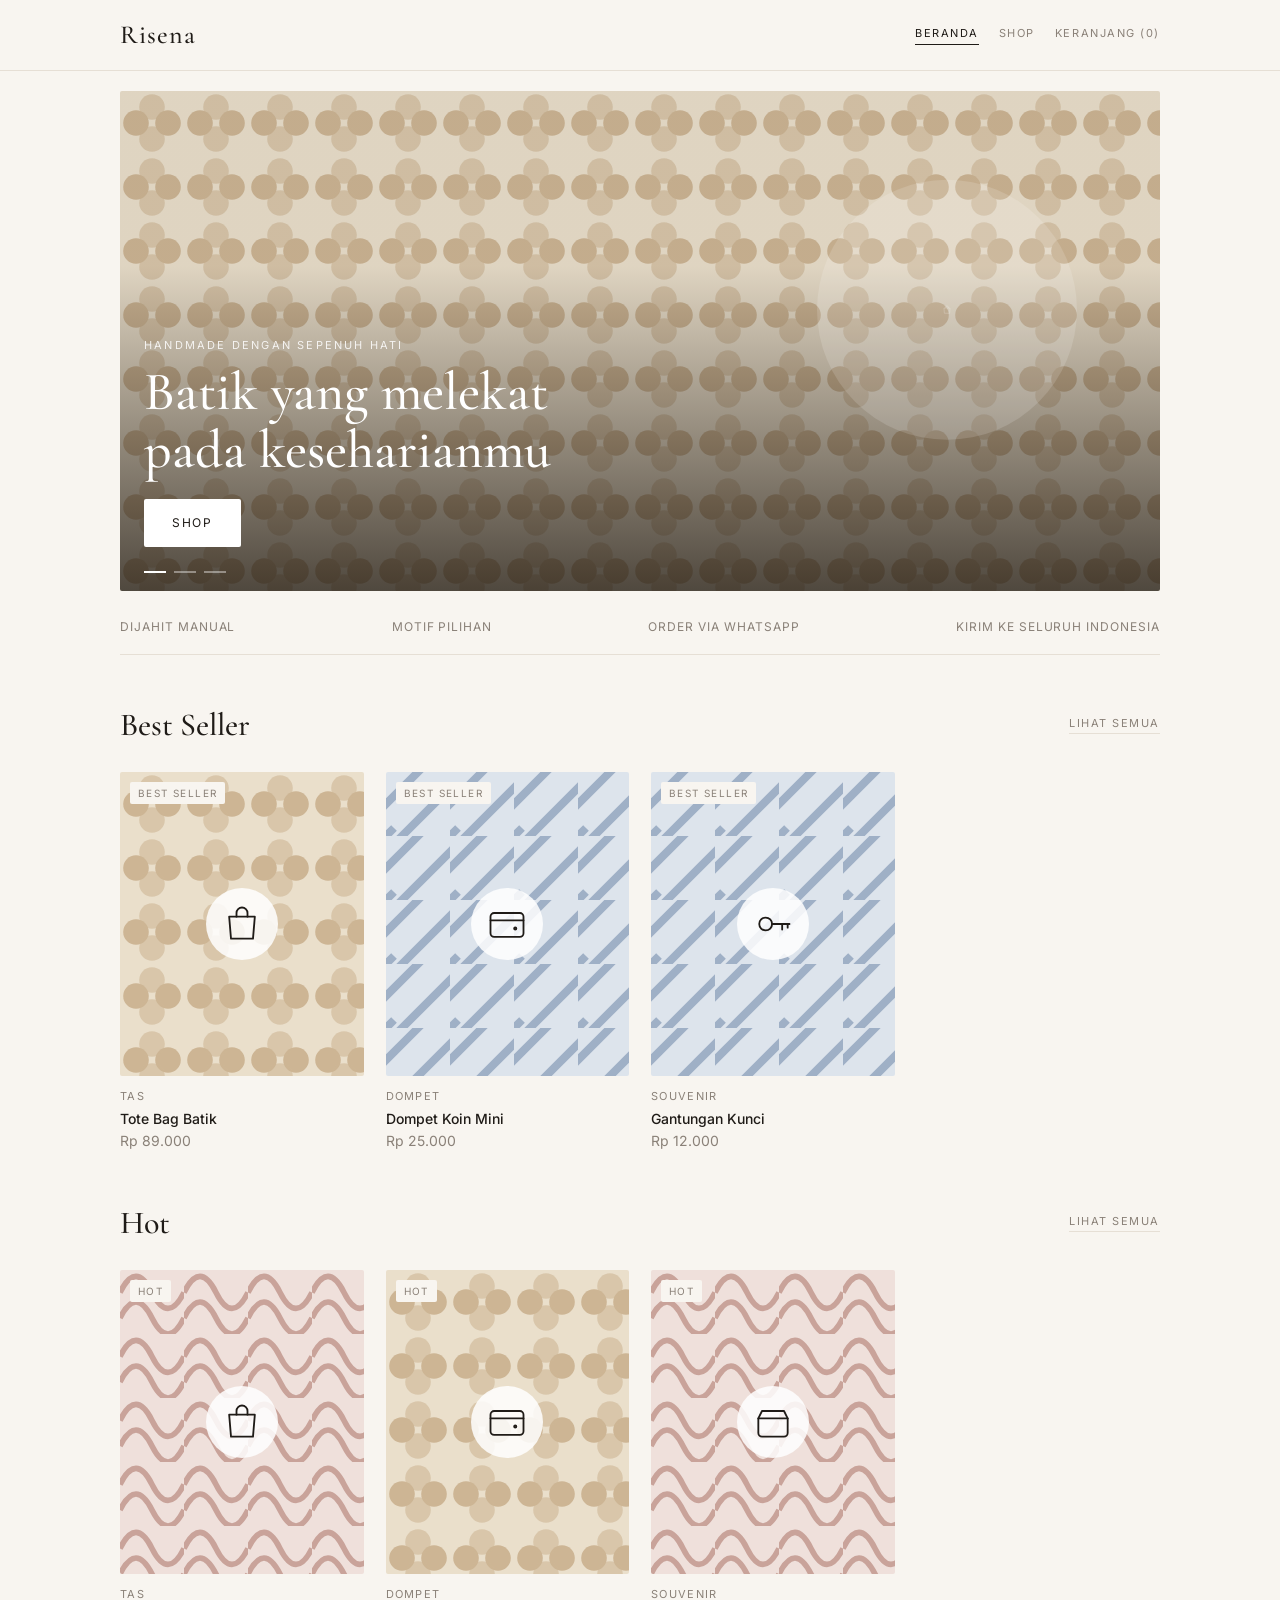
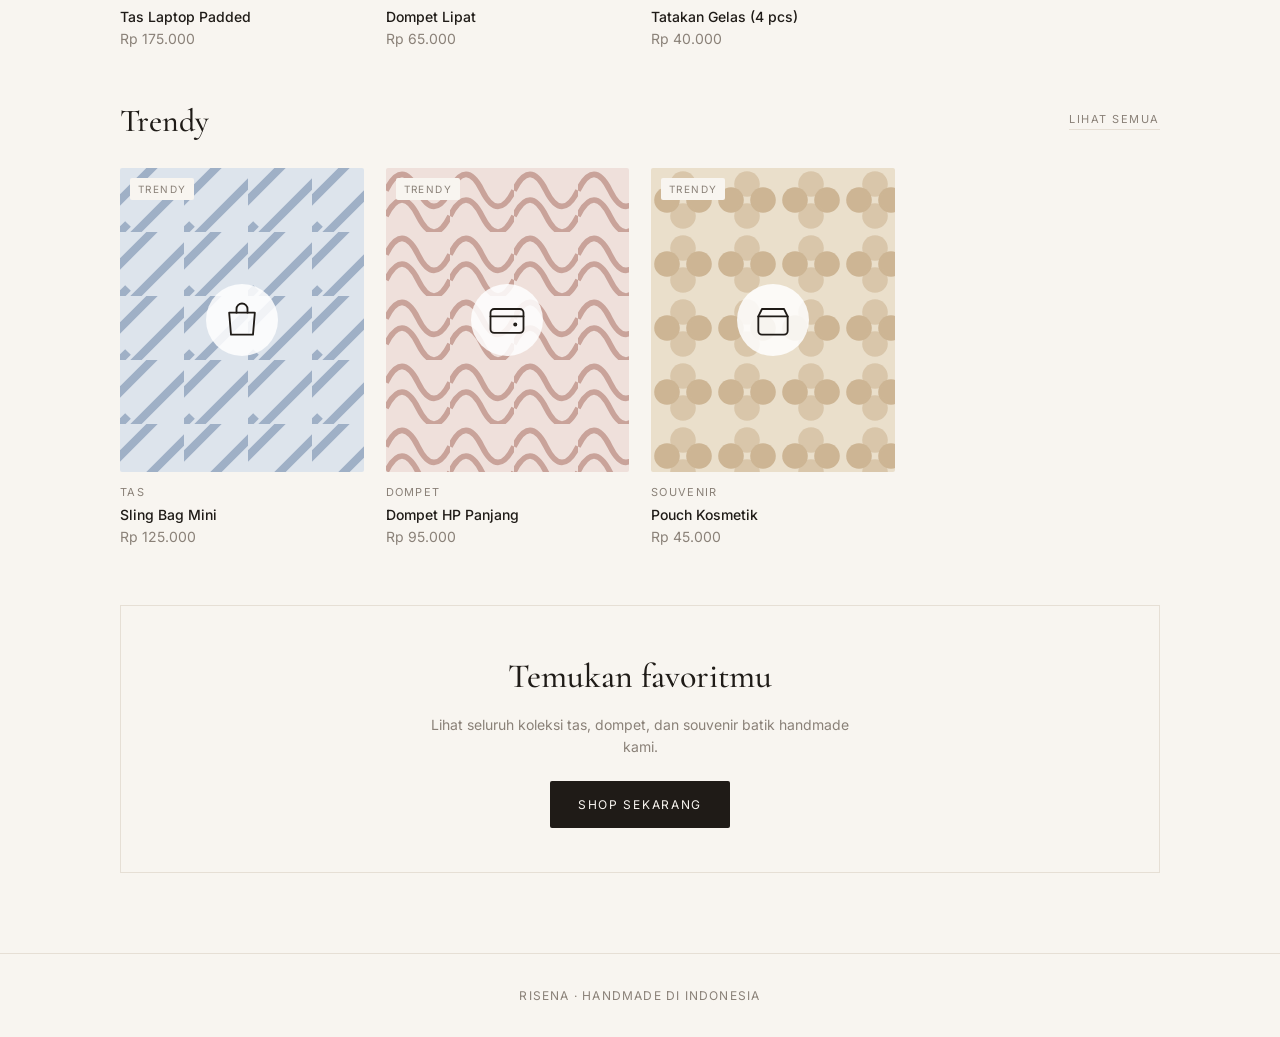
<file: index.html>
<!DOCTYPE html>
<html lang="id">
<head>
<meta charset="utf-8">
<meta name="viewport" content="width=device-width, initial-scale=1, viewport-fit=cover">
<title>Risena – Handmade Batik</title>
<link href="https://fonts.googleapis.com/css2?family=Cormorant+Garamond:wght@500;600&family=Inter:wght@400;500&display=swap" rel="stylesheet">
<link rel="icon" href="data:image/svg+xml,<svg xmlns=%22http://www.w3.org/2000/svg%22 viewBox=%220 0 100 100%22><text y=%22.9em%22 font-size=%2290%22>👜</text></svg>">
<link rel="stylesheet" href="assets/css/style.css">
</head>
<body>
<header><div class="hd"><span class="logo" data-g="home">Risena</span><nav><button class="lk" data-g="home" id="n-home">Beranda</button><button class="lk" data-g="shop" id="n-shop">Shop</button><button class="lk" id="cb">Keranjang (<span id="cn">0</span>)</button></nav></div></header>
<main>
<!-- BERANDA -->
<div class="v" id="v-home">
 <div class="slw"><div class="sl" id="sl"></div><div class="dots" id="dots"></div></div>
 <div class="perks"><span>Dijahit manual</span><span>Motif pilihan</span><span>Order via WhatsApp</span><span>Kirim ke seluruh Indonesia</span></div>
 <div id="hsecs"></div>
 <div class="band"><h2>Temukan favoritmu</h2><p>Lihat seluruh koleksi tas, dompet, dan souvenir batik handmade kami.</p><button class="btn" data-g="shop">Shop Sekarang</button></div>
</div>
<!-- SHOP -->
<div class="v" id="v-shop">
 <div class="ph"><h1>Shop</h1><p>Seluruh koleksi handmade dari kain batik pilihan.</p></div>
 <div class="bar"><div class="tabs" id="tabs"></div></div>
 <div class="fl"><input id="q" type="search" placeholder="Cari produk"><select id="so"><option value="new">Terbaru</option><option value="best">Terlaris</option><option value="lo">Harga terendah</option><option value="hi">Harga tertinggi</option></select></div>
 <div class="grid" id="grid"></div>
</div>
<!-- DETAIL -->
<div class="v" id="v-item"><button class="back" id="bk">← Kembali</button><div class="dt" id="dt"></div></div>
</main>
<footer>RISENA · HANDMADE DI INDONESIA</footer>
<div class="bn"><button data-g="home" id="b-home"><svg viewBox="0 0 24 24"><path d="M4 11l8-7 8 7v9H4z"/><path d="M10 20v-6h4v6"/></svg>Beranda</button><button data-g="shop" id="b-shop"><svg viewBox="0 0 24 24"><path d="M5 8h14l-1 12H6z"/><path d="M9 8V6a3 3 0 0 1 6 0v2"/></svg>Shop</button><button data-cart><svg viewBox="0 0 24 24"><circle cx="9" cy="20" r="1.2"/><circle cx="17" cy="20" r="1.2"/><path d="M3 4h2.5l2 11h10l2-8H6.5"/></svg>Keranjang<em id="cn2">0</em></button></div>
<div class="ov" id="cart"><div class="sheet"><div class="row"><h2 style="font-size:28px">Keranjang</h2><button class="x" data-x>✕</button></div><div id="ci"></div><div id="cf"></div></div></div>

<script src="data/products.js"></script>

<script src="assets/js/app.js"></script>

</body>
</html>
</file>
<file: assets/css/style.css>
:root{--bg:#f8f5f0;--surf:#fff;--ink:#1f1b17;--mut:#8a8178;--line:#e6dfd5;--btn:#1f1b17;--btnT:#f8f5f0;box-sizing:border-box;padding-top:env(safe-area-inset-top,0px);padding-bottom:env(safe-area-inset-bottom,0px)}
@media(prefers-color-scheme:dark){:root:not([data-theme="light"]){--bg:#141210;--surf:#1c1916;--ink:#f1ebe2;--mut:#9a9086;--line:#2e2a25;--btn:#f1ebe2;--btnT:#141210;color-scheme:dark}}
:root[data-theme="dark"]{--bg:#141210;--surf:#1c1916;--ink:#f1ebe2;--mut:#9a9086;--line:#2e2a25;--btn:#f1ebe2;--btnT:#141210;color-scheme:dark}
*{box-sizing:border-box}html{scroll-padding-top:70px}
body{margin:0;background:var(--bg);color:var(--ink);font:14px/1.6 'Inter',system-ui,sans-serif;-webkit-font-smoothing:antialiased}
h1,h2,h3,.logo{font-family:'Cormorant Garamond',Georgia,serif;font-weight:500;margin:0}
button{font:inherit;cursor:pointer;border:0;color:inherit;background:none;padding:0}a{color:inherit}
header{position:sticky;top:env(safe-area-inset-top,0px);z-index:5;background:var(--bg);border-bottom:1px solid var(--line)}
.hd{display:flex;align-items:center;justify-content:space-between;max-width:1080px;margin:0 auto;padding:14px 20px}
.logo{font-size:26px;letter-spacing:.04em;cursor:pointer}
nav{display:flex;gap:20px}
.lk{font-size:11px;letter-spacing:.14em;text-transform:uppercase;color:var(--mut);padding-bottom:2px;border-bottom:1px solid transparent}.lk.on{color:var(--ink);border-color:var(--ink)}
main{max-width:1080px;margin:0 auto;padding:0 20px 80px}
.v{display:none}.v.on{display:block}
/* slider */
.slw{position:relative;margin:20px 0 8px}
.sl{display:flex;overflow-x:auto;scroll-snap-type:x mandatory;scrollbar-width:none;border-radius:2px}.sl::-webkit-scrollbar{display:none}
.sd{flex:none;width:100%;scroll-snap-align:start;min-height:420px;position:relative;background-size:cover;display:flex;align-items:flex-end}
@media(min-width:800px){.sd{min-height:500px}}
.sd::after{content:"";position:absolute;inset:0;background:linear-gradient(0deg,rgba(20,14,8,.72),rgba(20,14,8,.05) 65%)}
.sd svg.big{position:absolute;right:8%;top:50%;transform:translateY(-62%);width:min(46%,260px);stroke:rgba(255,255,255,.9);fill:none;stroke-width:.5;z-index:1;background:rgba(255,255,255,.14);padding:12%;border-radius:50%}
.sc{position:relative;z-index:2;color:#fff;padding:28px 24px 44px;max-width:560px}
.sc .eb{font-size:11px;letter-spacing:.2em;text-transform:uppercase;opacity:.85}
.sc h1{font-size:clamp(32px,6.5vw,54px);line-height:1.08;margin:8px 0 20px}
.btn{display:inline-block;background:var(--btn);color:var(--btnT);padding:14px 28px;font-size:12px;letter-spacing:.14em;text-transform:uppercase;text-decoration:none;text-align:center;border-radius:2px}
.btn.w{background:#fff;color:#1f1b17}.btn.o{background:transparent;color:var(--ink);border:1px solid var(--ink)}.btn.full{display:block;width:100%}
.dots{position:absolute;left:24px;bottom:18px;display:flex;gap:8px;z-index:3}
.dots i{width:22px;height:2px;background:rgba(255,255,255,.4);display:block}.dots i.on{background:#fff}
.perks{display:flex;justify-content:space-between;gap:12px;flex-wrap:wrap;padding:18px 0;border-bottom:1px solid var(--line);color:var(--mut);font-size:12px;letter-spacing:.08em;text-transform:uppercase}
.hs{padding-top:44px}.hs .row h2{font-size:32px}
.row{display:flex;gap:12px;align-items:center;justify-content:space-between}
.more{font-size:11px;letter-spacing:.14em;text-transform:uppercase;color:var(--mut);border-bottom:1px solid var(--line)}
.grid{display:grid;grid-template-columns:repeat(2,minmax(0,1fr));gap:28px 14px;margin-top:22px}
@media(min-width:800px){.grid{grid-template-columns:repeat(4,minmax(0,1fr));gap:40px 22px}}
.card{text-align:left;display:block;position:relative}
.img{aspect-ratio:4/5;display:grid;place-items:center;background-size:cover;transition:opacity .2s;border-radius:2px}.card:hover .img{opacity:.88}
.ic{width:44px;height:44px;stroke:var(--ink);fill:none;stroke-width:1;stroke-linecap:round;stroke-linejoin:round;background:rgba(255,255,255,.85);padding:14px;box-sizing:content-box;border-radius:50%}
.tag{position:absolute;top:10px;left:10px;background:var(--bg);color:var(--ink);font-size:10px;letter-spacing:.14em;text-transform:uppercase;padding:3px 8px;border-radius:2px;z-index:1}
.card small{display:block;color:var(--mut);font-size:11px;letter-spacing:.12em;text-transform:uppercase;margin-top:12px}
.card b{display:block;font-weight:500;margin-top:2px}.card span{color:var(--mut)}
.band{margin-top:56px;padding:44px 24px;text-align:center;border:1px solid var(--line)}.band h2{font-size:34px;margin-bottom:10px}.band p{color:var(--mut);margin:0 auto 22px;max-width:420px}
/* shop */
.ph{padding:40px 0 22px}.ph h1{font-size:44px}.ph p{color:var(--mut);margin:4px 0 0}
.bar{display:flex;flex-direction:column;gap:6px;border-top:1px solid var(--line);padding-top:18px}
@media(min-width:700px){.bar{flex-direction:row;justify-content:space-between;align-items:center}}
.tabs{display:flex;gap:22px;overflow-x:auto}
.tab{font-size:12px;letter-spacing:.12em;text-transform:uppercase;color:var(--mut);padding-bottom:4px;border-bottom:1px solid transparent;white-space:nowrap}.tab.on{color:var(--ink);border-color:var(--ink)}
input,textarea,select{width:100%;padding:12px 0;border:0;border-bottom:1px solid var(--line);background:transparent;color:var(--ink);font:inherit;border-radius:0;outline:0}
input:focus,textarea:focus,select:focus{border-color:var(--ink)}select option{color:#000}
.fl{display:grid;grid-template-columns:2fr 1fr;gap:20px;margin-top:10px}
.empty{text-align:center;color:var(--mut);padding:40px 0;grid-column:1/-1}
/* detail */
.back{display:inline-block;margin:24px 0 18px;font-size:11px;letter-spacing:.14em;text-transform:uppercase;color:var(--mut)}
.dt{display:grid;gap:28px;align-items:start}@media(min-width:800px){.dt{grid-template-columns:minmax(0,1fr) minmax(0,1fr);gap:56px}.dt .img{position:sticky;top:90px;max-height:calc(100vh - 130px)}}
.dt .img{aspect-ratio:1;width:100%;min-width:0}.dt .ic{width:64px;height:64px;padding:22px}
.dt h1{font-size:42px;line-height:1.1}.pr{font-size:24px;margin:8px 0 4px}.sold{color:var(--mut);font-size:12px}
.lbl{font-size:11px;letter-spacing:.16em;text-transform:uppercase;color:var(--mut);margin:26px 0 10px}
.opts{display:flex;gap:10px;flex-wrap:wrap}.sw{display:flex;align-items:center;gap:8px;padding:7px 14px 7px 8px;border:1px solid var(--line);border-radius:99px}
.sw s{width:18px;height:18px;border-radius:50%;display:block;border:1px solid rgba(0,0,0,.1)}.sw.on{border-color:var(--ink)}
.spec{width:100%;border-collapse:collapse}.spec td{padding:10px 0;border-bottom:1px solid var(--line)}.spec td:first-child{color:var(--mut);width:40%}
.acts{display:grid;gap:10px;margin-top:28px}
/* cart */
.ov{position:fixed;inset:0;background:rgba(20,16,12,.45);z-index:20;display:none}.ov.show{display:block}
.sheet{position:absolute;background:var(--bg);overflow:auto;padding:24px 22px calc(24px + env(safe-area-inset-bottom,0px));bottom:0;left:0;right:0;max-height:92%}
@media(min-width:700px){.sheet{top:0;left:auto;width:420px;max-height:none}}
.x{font-size:20px;color:var(--mut);line-height:1}
.item{padding:18px 0;border-bottom:1px solid var(--line);align-items:flex-start}.th{width:56px;height:70px;background-size:cover;flex:none}
.qty{display:flex;align-items:center;gap:12px;margin-top:8px}.qty button{width:26px;height:26px;border:1px solid var(--line);border-radius:50%}
.note{font-size:12px;color:var(--mut);margin:14px 0}
.flow{border:1px solid var(--line);padding:2px 16px 4px;margin:18px 0}.flow ol{margin:0;padding-left:18px;color:var(--mut);font-size:12.5px}.flow li{margin-bottom:4px}.flow .note{margin:10px 0}
footer{border-top:1px solid var(--line);text-align:center;color:var(--mut);font-size:12px;letter-spacing:.1em;padding:32px 16px}
.bn{display:none;position:fixed;left:50%;transform:translateX(-50%);bottom:calc(14px + env(safe-area-inset-bottom,0px));width:min(92%,380px);z-index:15;background:var(--btn);color:var(--btnT);border-radius:999px;padding:6px;box-shadow:0 10px 30px rgba(0,0,0,.25);justify-content:space-around}
.bn button{flex:1;display:flex;flex-direction:column;align-items:center;gap:2px;padding:8px 0;border-radius:999px;font-size:10px;letter-spacing:.1em;text-transform:uppercase;opacity:.6;position:relative}
.bn button.on{opacity:1;background:rgba(128,128,128,.25)}
.bn svg{width:20px;height:20px;stroke:currentColor;fill:none;stroke-width:1.5;stroke-linecap:round;stroke-linejoin:round}
.bn em{position:absolute;top:2px;left:calc(50% + 6px);background:#c0392b;color:#fff;font-style:normal;font-size:9px;min-width:16px;height:16px;border-radius:8px;place-items:center;letter-spacing:0;display:none}
@media(max-width:699px){header nav{display:none}.hd{justify-content:center}.bn{display:flex}footer{padding-bottom:110px}}
.img,.th,.sd{background-position:center}
.err{color:#c0392b;font-size:12px;margin:10px 0 0;min-height:0}.err:empty{display:none}
input.bad,textarea.bad{border-color:#c0392b}
#wa:not([href]){opacity:.55}
.cr{color:var(--mut);font-size:12px;margin-left:4px;font-weight:400}.cr.big{font-size:15px;margin-left:8px}
.dsc{position:absolute;top:10px;right:10px;background:#b3261e;color:#fff;font-style:normal;font-size:10px;letter-spacing:.06em;padding:3px 8px;border-radius:2px;z-index:1}.dsc.in{position:static;display:inline-block;vertical-align:middle;margin-left:6px}
</file>
